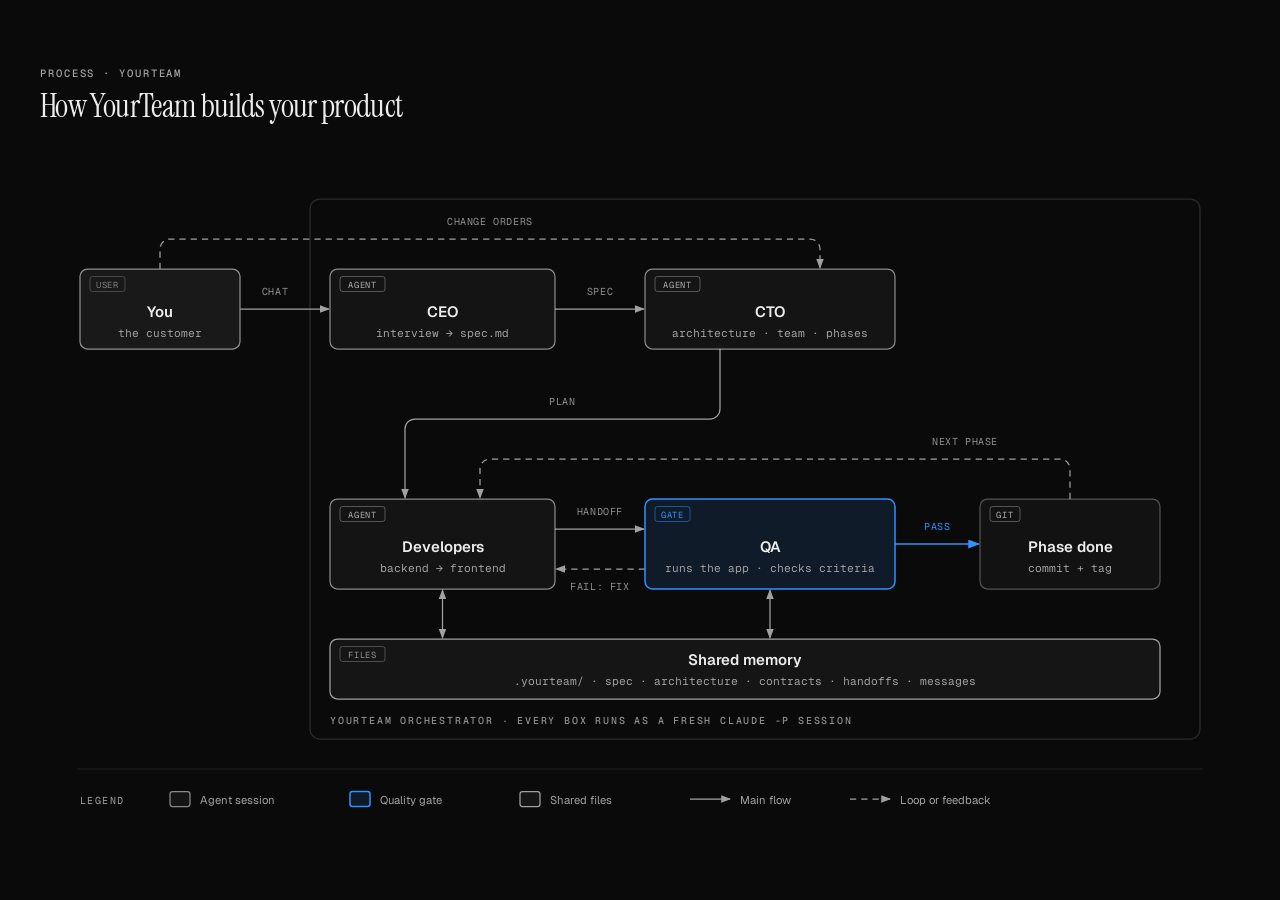
<file: assets/diagram/yourteam-flow.html>
<!DOCTYPE html>
<html lang="en">
<head>
  <meta charset="UTF-8">
  <meta name="viewport" content="width=device-width, initial-scale=1.0">
  <title>How YourTeam builds your product</title>
  <!-- Drawn with the diagram-design skill (github.com/cathrynlavery/diagram-design), YourTeam dark skin. -->
  <link href="https://fonts.googleapis.com/css2?family=Instrument+Serif:ital@0;1&family=Geist:wght@400;500;600&family=Geist+Mono:wght@400;500;600&display=swap" rel="stylesheet">
  <style>
    *, *::before, *::after { box-sizing: border-box; margin: 0; padding: 0; }
    :root {
      --color-paper:   #0a0a0a;
      --color-ink:     #ededed;
      --color-muted:   #a1a1a1;
      --color-accent:  #3291ff;
      --font-sans:     'Geist', system-ui, sans-serif;
      --font-serif:    'Instrument Serif', serif;
      --font-mono:     'Geist Mono', ui-monospace, monospace;
    }
    body {
      font-family: var(--font-sans);
      background: var(--color-paper);
      color: var(--color-ink);
      min-height: 100vh;
      display: flex;
      align-items: center;
      justify-content: center;
      padding: 3rem 2rem;
    }
    .frame { max-width: 1200px; width: 100%; }
    .diagram-container { width: 100%; overflow-x: auto; }
    .eyebrow {
      font-family: var(--font-mono);
      font-size: 0.66rem;
      font-weight: 500;
      letter-spacing: 0.18em;
      text-transform: uppercase;
      color: var(--color-muted);
      margin-bottom: 0.5rem;
    }
    h1 {
      font-family: var(--font-serif);
      font-size: clamp(1.5rem, 2.4vw + 0.75rem, 2rem);
      font-weight: 400;
      letter-spacing: -0.02em;
      line-height: 1.15;
      color: var(--color-ink);
      margin-bottom: 1.5rem;
    }
    svg { width: 100%; min-width: 960px; display: block; }
    @media print {
      .diagram-container { overflow-x: visible; }
      svg { min-width: 0; }
    }
  </style>
</head>
<body>
  <div class="frame">
    <p class="eyebrow">Process · YourTeam</p>
    <h1>How YourTeam builds your product</h1>

    <div class="diagram-container">
      <svg id="yourteam-flow" viewBox="0 0 960 548" xmlns="http://www.w3.org/2000/svg" role="img" aria-labelledby="yourteam-flow-title yourteam-flow-desc">
        <title id="yourteam-flow-title">How YourTeam builds your product</title>
        <desc id="yourteam-flow-desc">The user chats with a CEO agent who writes the spec, a CTO agent plans the architecture, team and phases, developers build each phase, and QA runs the app, sending failures back as fixes and passing phases on, with every agent running as a fresh Claude Code session that shares memory through files.</desc>
        <defs>
          <marker id="arrow" markerWidth="8" markerHeight="6" refX="7" refY="3" orient="auto"><polygon points="0 0, 8 3, 0 6" fill="#a1a1a1"/></marker>
          <marker id="arrow-start" markerWidth="8" markerHeight="6" refX="1" refY="3" orient="auto"><polygon points="8 0, 0 3, 8 6" fill="#a1a1a1"/></marker>
          <marker id="arrow-accent" markerWidth="8" markerHeight="6" refX="7" refY="3" orient="auto"><polygon points="0 0, 8 3, 0 6" fill="#3291ff"/></marker>
          <marker id="arrow-link" markerWidth="8" markerHeight="6" refX="7" refY="3" orient="auto"><polygon points="0 0, 8 3, 0 6" fill="#52a8ff"/></marker>
        </defs>

        <rect width="100%" height="100%" fill="#0a0a0a"/>

        <!-- Zone: the orchestrator -->
        <rect x="216" y="40" width="712" height="432" rx="8" fill="none" stroke="rgba(237,237,237,0.14)" stroke-width="1"/>
        <text x="232" y="460" fill="#8f8f8f" font-size="8" font-family="'Geist Mono', ui-monospace, monospace" font-weight="500" letter-spacing="0.18em">YOURTEAM ORCHESTRATOR · EVERY BOX RUNS AS A FRESH CLAUDE -P SESSION</text>

        <!-- Arrows first -->
        <!-- You → CEO -->
        <line x1="160" y1="128" x2="231" y2="128" stroke="#a1a1a1" stroke-width="1" marker-end="url(#arrow)"/>
        <rect x="172" y="108" width="32" height="12" rx="2" fill="#0a0a0a"/>
        <text x="188" y="117" fill="#8f8f8f" font-size="8" font-family="'Geist Mono', ui-monospace, monospace" text-anchor="middle" letter-spacing="0.06em">CHAT</text>

        <!-- CEO → CTO -->
        <line x1="412" y1="128" x2="483" y2="128" stroke="#a1a1a1" stroke-width="1" marker-end="url(#arrow)"/>
        <rect x="432" y="108" width="32" height="12" rx="2" fill="#0a0a0a"/>
        <text x="448" y="117" fill="#8f8f8f" font-size="8" font-family="'Geist Mono', ui-monospace, monospace" text-anchor="middle" letter-spacing="0.06em">SPEC</text>

        <!-- You → CTO: feedback and change orders -->
        <path d="M96 96 V80 A8 8 0 0 1 104 72 H616 A8 8 0 0 1 624 80 V95" fill="none" stroke="#a1a1a1" stroke-width="1" stroke-dasharray="5,4" marker-end="url(#arrow)"/>
        <rect x="316" y="52" width="88" height="12" rx="2" fill="#0a0a0a"/>
        <text x="360" y="61" fill="#8f8f8f" font-size="8" font-family="'Geist Mono', ui-monospace, monospace" text-anchor="middle" letter-spacing="0.06em">CHANGE ORDERS</text>

        <!-- CTO → Developers -->
        <path d="M544 160 V208 A8 8 0 0 1 536 216 H300 A8 8 0 0 0 292 224 V279" fill="none" stroke="#a1a1a1" stroke-width="1" marker-end="url(#arrow)"/>
        <rect x="402" y="196" width="32" height="12" rx="2" fill="#0a0a0a"/>
        <text x="418" y="205" fill="#8f8f8f" font-size="8" font-family="'Geist Mono', ui-monospace, monospace" text-anchor="middle" letter-spacing="0.06em">PLAN</text>

        <!-- Developers → QA -->
        <line x1="412" y1="304" x2="483" y2="304" stroke="#a1a1a1" stroke-width="1" marker-end="url(#arrow)"/>
        <rect x="424" y="284" width="48" height="12" rx="2" fill="#0a0a0a"/>
        <text x="448" y="293" fill="#8f8f8f" font-size="8" font-family="'Geist Mono', ui-monospace, monospace" text-anchor="middle" letter-spacing="0.06em">HANDOFF</text>

        <!-- QA → Developers: failures become fixes -->
        <line x1="484" y1="336" x2="413" y2="336" stroke="#a1a1a1" stroke-width="1" stroke-dasharray="5,4" marker-end="url(#arrow)"/>
        <rect x="420" y="344" width="56" height="12" rx="2" fill="#0a0a0a"/>
        <text x="448" y="353" fill="#8f8f8f" font-size="8" font-family="'Geist Mono', ui-monospace, monospace" text-anchor="middle" letter-spacing="0.06em">FAIL: FIX</text>

        <!-- QA → Phase done (headline path) -->
        <line x1="684" y1="316" x2="751" y2="316" stroke="#3291ff" stroke-width="1.2" marker-end="url(#arrow-accent)"/>
        <rect x="702" y="296" width="32" height="12" rx="2" fill="#0a0a0a"/>
        <text x="718" y="305" fill="#3291ff" font-size="8" font-family="'Geist Mono', ui-monospace, monospace" text-anchor="middle" letter-spacing="0.06em">PASS</text>

        <!-- Phase done → next phase -->
        <path d="M824 280 V256 A8 8 0 0 0 816 248 H360 A8 8 0 0 0 352 256 V279" fill="none" stroke="#a1a1a1" stroke-width="1" stroke-dasharray="5,4" marker-end="url(#arrow)"/>
        <rect x="708" y="228" width="64" height="12" rx="2" fill="#0a0a0a"/>
        <text x="740" y="237" fill="#8f8f8f" font-size="8" font-family="'Geist Mono', ui-monospace, monospace" text-anchor="middle" letter-spacing="0.06em">NEXT PHASE</text>

        <!-- Sessions ↔ shared memory -->
        <line x1="322" y1="353" x2="322" y2="391" stroke="#a1a1a1" stroke-width="1" marker-start="url(#arrow-start)" marker-end="url(#arrow)"/>
        <line x1="584" y1="353" x2="584" y2="391" stroke="#a1a1a1" stroke-width="1" marker-start="url(#arrow-start)" marker-end="url(#arrow)"/>

        <!-- Nodes -->
        <!-- You (input) -->
        <rect x="32" y="96" width="128" height="64" rx="6" fill="#0a0a0a"/>
        <rect x="32" y="96" width="128" height="64" rx="6" fill="rgba(161,161,161,0.10)" stroke="#8f8f8f" stroke-width="1"/>
        <rect x="40" y="102" width="28" height="12" rx="2" fill="transparent" stroke="rgba(143,143,143,0.40)" stroke-width="0.8"/>
        <text x="54" y="111" fill="rgba(143,143,143,0.9)" font-size="7" font-family="'Geist Mono', ui-monospace, monospace" text-anchor="middle" letter-spacing="0.08em">USER</text>
        <text x="96" y="134" fill="#ededed" font-size="12" font-weight="600" font-family="'Geist', system-ui, sans-serif" text-anchor="middle">You</text>
        <text x="96" y="150" fill="#a1a1a1" font-size="9" font-family="'Geist Mono', ui-monospace, monospace" text-anchor="middle">the customer</text>

        <!-- CEO -->
        <rect x="232" y="96" width="180" height="64" rx="6" fill="#0a0a0a"/>
        <rect x="232" y="96" width="180" height="64" rx="6" fill="#141414" stroke="rgba(237,237,237,0.55)" stroke-width="1"/>
        <rect x="240" y="102" width="36" height="12" rx="2" fill="transparent" stroke="rgba(237,237,237,0.30)" stroke-width="0.8"/>
        <text x="258" y="111" fill="rgba(237,237,237,0.7)" font-size="7" font-family="'Geist Mono', ui-monospace, monospace" text-anchor="middle" letter-spacing="0.08em">AGENT</text>
        <text x="322" y="134" fill="#ededed" font-size="12" font-weight="600" font-family="'Geist', system-ui, sans-serif" text-anchor="middle">CEO</text>
        <text x="322" y="150" fill="#a1a1a1" font-size="9" font-family="'Geist Mono', ui-monospace, monospace" text-anchor="middle">interview → spec.md</text>

        <!-- CTO -->
        <rect x="484" y="96" width="200" height="64" rx="6" fill="#0a0a0a"/>
        <rect x="484" y="96" width="200" height="64" rx="6" fill="#141414" stroke="rgba(237,237,237,0.55)" stroke-width="1"/>
        <rect x="492" y="102" width="36" height="12" rx="2" fill="transparent" stroke="rgba(237,237,237,0.30)" stroke-width="0.8"/>
        <text x="510" y="111" fill="rgba(237,237,237,0.7)" font-size="7" font-family="'Geist Mono', ui-monospace, monospace" text-anchor="middle" letter-spacing="0.08em">AGENT</text>
        <text x="584" y="134" fill="#ededed" font-size="12" font-weight="600" font-family="'Geist', system-ui, sans-serif" text-anchor="middle">CTO</text>
        <text x="584" y="150" fill="#a1a1a1" font-size="9" font-family="'Geist Mono', ui-monospace, monospace" text-anchor="middle">architecture · team · phases</text>

        <!-- Developers -->
        <rect x="232" y="280" width="180" height="72" rx="6" fill="#0a0a0a"/>
        <rect x="232" y="280" width="180" height="72" rx="6" fill="#141414" stroke="rgba(237,237,237,0.55)" stroke-width="1"/>
        <rect x="240" y="286" width="36" height="12" rx="2" fill="transparent" stroke="rgba(237,237,237,0.30)" stroke-width="0.8"/>
        <text x="258" y="295" fill="rgba(237,237,237,0.7)" font-size="7" font-family="'Geist Mono', ui-monospace, monospace" text-anchor="middle" letter-spacing="0.08em">AGENT</text>
        <text x="322" y="322" fill="#ededed" font-size="12" font-weight="600" font-family="'Geist', system-ui, sans-serif" text-anchor="middle">Developers</text>
        <text x="322" y="338" fill="#a1a1a1" font-size="9" font-family="'Geist Mono', ui-monospace, monospace" text-anchor="middle">backend → frontend</text>

        <!-- QA (focal) -->
        <rect x="484" y="280" width="200" height="72" rx="6" fill="#0a0a0a"/>
        <rect x="484" y="280" width="200" height="72" rx="6" fill="rgba(50,145,255,0.12)" stroke="#3291ff" stroke-width="1.2"/>
        <rect x="492" y="286" width="28" height="12" rx="2" fill="transparent" stroke="rgba(50,145,255,0.50)" stroke-width="0.8"/>
        <text x="506" y="295" fill="#3291ff" font-size="7" font-family="'Geist Mono', ui-monospace, monospace" text-anchor="middle" letter-spacing="0.08em">GATE</text>
        <text x="584" y="322" fill="#ededed" font-size="12" font-weight="600" font-family="'Geist', system-ui, sans-serif" text-anchor="middle">QA</text>
        <text x="584" y="338" fill="#a1a1a1" font-size="9" font-family="'Geist Mono', ui-monospace, monospace" text-anchor="middle">runs the app · checks criteria</text>

        <!-- Phase done -->
        <rect x="752" y="280" width="144" height="72" rx="6" fill="#0a0a0a"/>
        <rect x="752" y="280" width="144" height="72" rx="6" fill="rgba(237,237,237,0.03)" stroke="rgba(237,237,237,0.30)" stroke-width="1"/>
        <rect x="760" y="286" width="24" height="12" rx="2" fill="transparent" stroke="rgba(237,237,237,0.30)" stroke-width="0.8"/>
        <text x="772" y="295" fill="rgba(237,237,237,0.7)" font-size="7" font-family="'Geist Mono', ui-monospace, monospace" text-anchor="middle" letter-spacing="0.08em">GIT</text>
        <text x="824" y="322" fill="#ededed" font-size="12" font-weight="600" font-family="'Geist', system-ui, sans-serif" text-anchor="middle">Phase done</text>
        <text x="824" y="338" fill="#a1a1a1" font-size="9" font-family="'Geist Mono', ui-monospace, monospace" text-anchor="middle">commit + tag</text>

        <!-- Shared memory (store) -->
        <rect x="232" y="392" width="664" height="48" rx="6" fill="#0a0a0a"/>
        <rect x="232" y="392" width="664" height="48" rx="6" fill="rgba(237,237,237,0.05)" stroke="#a1a1a1" stroke-width="1"/>
        <rect x="240" y="398" width="36" height="12" rx="2" fill="transparent" stroke="rgba(161,161,161,0.40)" stroke-width="0.8"/>
        <text x="258" y="407" fill="rgba(161,161,161,0.9)" font-size="7" font-family="'Geist Mono', ui-monospace, monospace" text-anchor="middle" letter-spacing="0.08em">FILES</text>
        <text x="564" y="413" fill="#ededed" font-size="12" font-weight="600" font-family="'Geist', system-ui, sans-serif" text-anchor="middle">Shared memory</text>
        <text x="564" y="429" fill="#a1a1a1" font-size="9" font-family="'Geist Mono', ui-monospace, monospace" text-anchor="middle">.yourteam/ · spec · architecture · contracts · handoffs · messages</text>

        <!-- Legend -->
        <line x1="30" y1="496" x2="930" y2="496" stroke="rgba(237,237,237,0.10)" stroke-width="0.8"/>
        <text x="32" y="524" fill="#a1a1a1" font-size="8" font-family="'Geist Mono', ui-monospace, monospace" letter-spacing="0.14em">LEGEND</text>
        <rect x="104" y="514" width="16" height="12" rx="2" fill="#141414" stroke="rgba(237,237,237,0.55)" stroke-width="1"/>
        <text x="128" y="524" fill="#a1a1a1" font-size="9" font-family="'Geist', system-ui, sans-serif">Agent session</text>
        <rect x="248" y="514" width="16" height="12" rx="2" fill="rgba(50,145,255,0.12)" stroke="#3291ff" stroke-width="1.2"/>
        <text x="272" y="524" fill="#a1a1a1" font-size="9" font-family="'Geist', system-ui, sans-serif">Quality gate</text>
        <rect x="384" y="514" width="16" height="12" rx="2" fill="rgba(237,237,237,0.05)" stroke="#a1a1a1" stroke-width="1"/>
        <text x="408" y="524" fill="#a1a1a1" font-size="9" font-family="'Geist', system-ui, sans-serif">Shared files</text>
        <line x1="520" y1="520" x2="552" y2="520" stroke="#a1a1a1" stroke-width="1" marker-end="url(#arrow)"/>
        <text x="560" y="524" fill="#a1a1a1" font-size="9" font-family="'Geist', system-ui, sans-serif">Main flow</text>
        <line x1="648" y1="520" x2="680" y2="520" stroke="#a1a1a1" stroke-width="1" stroke-dasharray="5,4" marker-end="url(#arrow)"/>
        <text x="688" y="524" fill="#a1a1a1" font-size="9" font-family="'Geist', system-ui, sans-serif">Loop or feedback</text>
      </svg>
    </div>
  </div>
</body>
</html>
</file>
